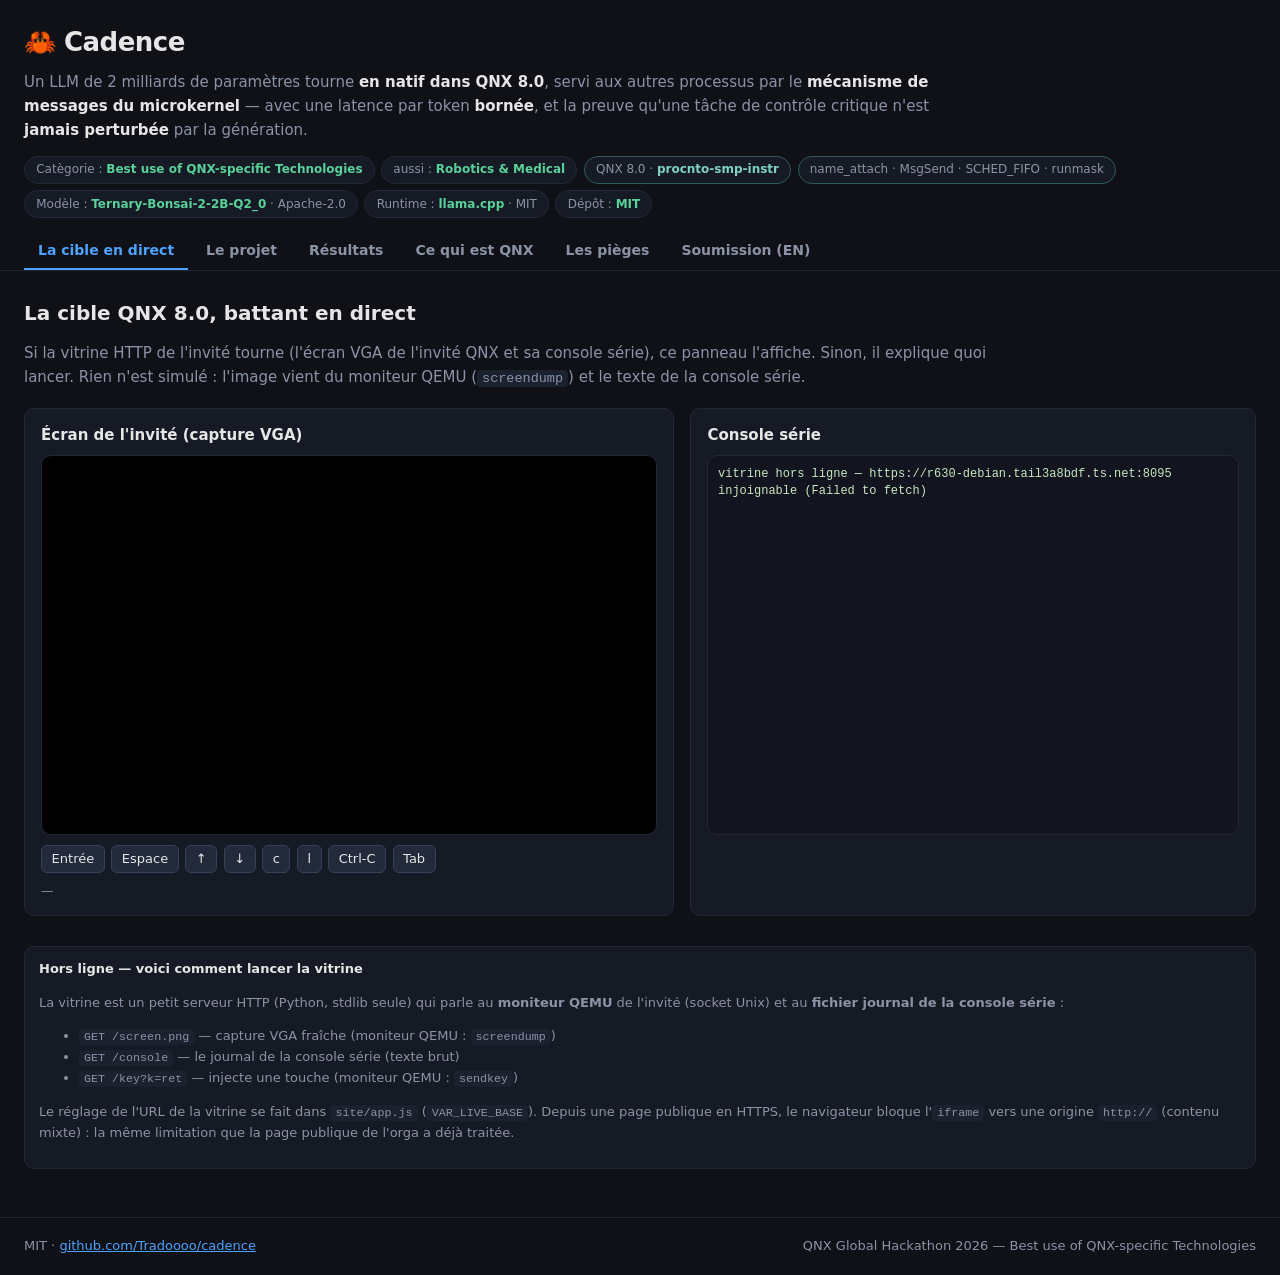
<file: site/index.html>
<!DOCTYPE html>
<!-- Cadence — site de démonstration et dossier de preuves (QNX Global Hackathon 2026). -->
<!-- Aucune dépendance externe : pas de CDN, pas de framework, pas de webfont. -->
<html lang="fr">
<head>
<meta charset="utf-8">
<meta name="viewport" content="width=device-width, initial-scale=1">
<title>Cadence — un LLM natif sur QNX 8.0, latence bornée et prouvée</title>
<meta name="description" content="Ternary-Bonsai-2-2B tournant en natif dans QNX 8.0, servi aux autres processus par le mécanisme de messages du microkernel, avec une latence par token bornée et la preuve qu'une tâche de contrôle critique n'est jamais perturbée.">
<link rel="stylesheet" href="style.css">
</head>
<body>
<header>
  <div class="brand">
    <h1>🦀 Cadence</h1>
    <p class="tagline">Un LLM de 2 milliards de paramètres tourne <b>en natif dans QNX 8.0</b>, servi aux
    autres processus par le <b>mécanisme de messages du microkernel</b> — avec une latence par token
    <b>bornée</b>, et la preuve qu'une tâche de contrôle critique n'est <b>jamais perturbée</b> par la génération.</p>
  </div>
  <div class="badges">
    <span class="badge">Cat&egrave;gorie&nbsp;: <b>Best use of QNX-specific Technologies</b></span>
    <span class="badge">aussi&nbsp;: <b>Robotics &amp; Medical</b></span>
    <span class="badge qnx">QNX&nbsp;8.0 &middot; <b>procnto-smp-instr</b></span>
    <span class="badge qnx">name_attach &middot; MsgSend &middot; SCHED_FIFO &middot; runmask</span>
    <span class="badge">Mod&egrave;le&nbsp;: <b>Ternary-Bonsai-2-2B-Q2_0</b> &middot; Apache-2.0</span>
    <span class="badge">Runtime&nbsp;: <b>llama.cpp</b> &middot; MIT</span>
    <span class="badge">D&eacute;p&ocirc;t&nbsp;: <b>MIT</b></span>
  </div>
  <div class="head-row">
    <nav id="nav">
      <button data-tab="live" class="active">La cible en direct</button>
      <button data-tab="projet">Le projet</button>
      <button data-tab="resultats">R&eacute;sultats</button>
      <button data-tab="qnx">Ce qui est QNX</button>
      <button data-tab="pieges">Les pi&egrave;ges</button>
      <button data-tab="soumission">Soumission (EN)</button>
    </nav>
  </div>
</header>

<main>

<!-- ══════════════════ LIVE ══════════════════ -->
<section id="live" class="tab active">
  <h2>La cible QNX 8.0, battant en direct</h2>
  <p class="lead">Si la vitrine HTTP de l'invit&eacute; tourne (l'&eacute;cran VGA de l'invit&eacute; QNX
  et sa console s&eacute;rie), ce panneau l'affiche. Sinon, il explique quoi lancer.
  Rien n'est simul&eacute;&nbsp;: l'image vient du moniteur QEMU (<code>screendump</code>) et le texte de
  la console s&eacute;rie.</p>
  <div class="live-grid">
    <div class="panel">
      <h3>&Eacute;cran de l'invit&eacute; (capture VGA)</h3>
      <iframe id="liveScreen" class="live-frame" title="&Eacute;cran de l'invit&eacute; QNX 8.0"
              src="about:blank"></iframe>
      <div class="live-btns" id="liveKeys">
        <button data-k="ret">Entr&eacute;e</button>
        <button data-k="spc">Espace</button>
        <button data-k="up">&uarr;</button>
        <button data-k="down">&darr;</button>
        <button data-k="c">c</button>
        <button data-k="l">l</button>
        <button data-k="cr">Ctrl-C</button>
        <button data-k="tab">Tab</button>
      </div>
      <p class="hint" id="liveAge">&mdash;</p>
    </div>
    <div class="panel">
      <h3>Console s&eacute;rie</h3>
      <pre class="live-console" id="liveConsole">connexion&hellip;</pre>
    </div>
  </div>
  <div class="note" id="liveNote">
    <h4>Hors ligne &mdash; voici comment lancer la vitrine</h4>
    <p>La vitrine est un petit serveur HTTP (Python, stdlib seule) qui parle au
    <b>moniteur QEMU</b> de l'invit&eacute; (socket Unix) et au <b>fichier journal de la console
    s&eacute;rie</b>&nbsp;:</p>
    <ul>
      <li><code>GET /screen.png</code> &mdash; capture VGA fra&icirc;che (moniteur QEMU&nbsp;: <code>screendump</code>)</li>
      <li><code>GET /console</code> &mdash; le journal de la console s&eacute;rie (texte brut)</li>
      <li><code>GET /key?k=ret</code> &mdash; injecte une touche (moniteur QEMU&nbsp;: <code>sendkey</code>)</li>
    </ul>
    <p>Le r&eacute;glage de l'URL de la vitrine se fait dans <code>site/app.js</code>
    (<code>VAR_LIVE_BASE</code>). Depuis une page publique en HTTPS, le navigateur bloque
    l'<code>iframe</code> vers une origine <code>http://</code> (contenu mixte)&nbsp;: la m&ecirc;me
    limitation que la page publique de l'orga a d&eacute;j&agrave; trait&eacute;e.</p>
  </div>
</section>

<!-- ══════════════════ PROJET ══════════════════ -->
<section id="projet" class="tab">
  <h2>Le projet</h2>
  <p class="pitch">&laquo;&nbsp;Sur un OS temps r&eacute;el, l'IA ne doit pas &ecirc;tre un chat qui rame&nbsp;: c'est
  un composant qui a un d&eacute;lai. Cadence est un service natif&nbsp;; son thread d'inf&eacute;rence est
  en <code>SCHED_FIFO</code> bas et &eacute;pingl&eacute; sur des c&oelig;urs d&eacute;di&eacute;s&nbsp;; une t&acirc;che de
  contr&ocirc;le critique tourne en <code>SCHED_FIFO</code> 63 sur les autres&nbsp;; et la trace du noyau
  prouve que la g&eacute;n&eacute;ration ne la perturbe jamais.&nbsp;&raquo;</p>

  <div class="stats">
    <div class="stat"><b>25,0</b><span>tokens/s max &mdash; mod&egrave;le ternaire (poste charg&eacute;)</span></div>
    <div class="stat"><b>40 ms</b><span>par token au mieux</span></div>
    <div class="stat"><b>731 Mo</b><span>RAM r&eacute;sidente &mdash; contre 1,9 Go en Q4_K_M</span></div>
    <div class="stat"><b>8.0</b><span>noyau QNX r&eacute;el (QEMU/KVM)</span></div>
    <div class="stat"><b>0</b><span>prise de socket dans le chemin chaud</span></div>
  </div>

  <div class="panel">
    <h3>Architecture</h3>
<pre class="arch">
   ┌─────────────────────── QNX 8.0 (procnto-smp-instr) ───────────────────────┐
   │                                                                          │
   │  processus client ── name_open("cadence-llm") ─┐                            │
   │  (n'importe quel processus QNX)             │                            │
   │                                              ▼                            │
   │   ┌────────── cadenced (service natif, name_attach) ───────────┐  │
   │   │  thread serveur : MsgReceive → dispatch → MsgReply   (soutenu)     │  │
   │   │        │ signal                                                   │  │
   │   │        ▼                                                          │  │
   │   │  thread d'inférence : SCHED_FIFO bas (≈10)                        │  │
   │   │  ThreadCtl(_NTO_TCTL_RUNMASK) → cœurs « llm » uniquement          │  │
   │   │  llama.cpp + ggml, Bonsai-2B Q2_0, contexte 4096                   │  │
   │   └────────────────────────────────────────────────────────────────────┘  │
   │                                                                          │
   │   ┌── tâche de contrôle critique ──────────────────────────────┐         │
   │   │ SCHED_FIFO 63+, épinglée sur les cœurs « ctrl » (disjoints) │         │
   │   │ période fixe, échéance dure — ce qui ne doit JAMAIS bouger   │         │
   │   └────────────────────────────────────────────────────────────┘         │
   │                                                                          │
   │   tracelogger (anneau dans /dev/shmem) ──► trace.kev ──► traceprinter     │
   └──────────────────────────────────────────────────────────────────────────┘
</pre>
  </div>

  <div class="two">
    <div class="panel">
      <h3>Trois processus, trois r&ocirc;les</h3>
      <ul>
        <li><b><code>cadenced</code></b> &mdash; poss&egrave;de le mod&egrave;le, publie le nom <code>cadence-llm</code>
        dans l'espace de noms du microkernel, et pousse un message par token.</li>
        <li><b><code>cadence-cli</code></b> &mdash; n'importe quel processus QNX&nbsp;: <code>name_open("cadence-llm")</code>
        puis <code>MsgSend()</code>. Il ne touche jamais le mod&egrave;le, ne partage aucun &eacute;tat.</li>
        <li><b><code>cadence-ctrl</code></b> <span class="tag">en cours</span> &mdash; la t&acirc;che de contr&ocirc;le critique&nbsp;: p&eacute;riode
        fixe, &eacute;ch&eacute;ance dure, <code>SCHED_FIFO</code> 63, c&oelig;urs d&eacute;di&eacute;s. Elle ignore
        l'existence du LLM &mdash; c'est tout l'int&eacute;r&ecirc;t.</li>
      </ul>
    </div>
    <div class="panel">
      <h3>Le contrat, pas la promesse</h3>
      <ul>
        <li><b>Service natif</b> &mdash; <code>name_attach()</code> / <code>MsgSend()</code>, pas un socket.</li>
        <li><b>Latence born&eacute;e</b> &mdash; contexte fixe, budget de tokens, distribution publi&eacute;e
        (p50/p90/p99 <b>et</b> le maximum), pas une moyenne.</li>
        <li><b>Aucune perturbation</b> &mdash; mesur&eacute;e&nbsp;: la t&acirc;che de contr&ocirc;le &agrave; vide et
        pendant la g&eacute;n&eacute;ration, puis compar&eacute;e&nbsp;; la trace noyau en t&eacute;moigne.</li>
        <li><b>Hors ligne</b> &mdash; aucun d&eacute;pendance r&eacute;seau&nbsp;; le mod&egrave;le est un fichier.</li>
      </ul>
    </div>
  </div>

  <div class="panel">
    <h3>Le probl&egrave;me, sans complaisance</h3>
    <p>Un LLM &laquo;&nbsp;local&nbsp;&raquo; sur un RTOS n'est pas un exercice de style&nbsp;: c'est un contrat.
    Sur un OS g&eacute;n&eacute;raliste, les r&eacute;ponses habituelles ne tiennent pas la route&nbsp;:
    <i>un conteneur</i> partage l'ordonnanceur et le cache&nbsp;; <i>baisser la priorit&eacute;</i> n'est pas
    une garantie&nbsp;; <i>mesurer une moyenne</i> ne dit rien de la queue de distribution&nbsp;&mdash;
    et c'est la queue qui fait sauter une &eacute;ch&eacute;ance.</p>
    <p>Cadence tient l'&eacute;ch&eacute;ance avec trois m&eacute;canismes QNX, et le d&eacute;montre&nbsp;:
    <b>priorit&eacute;</b> (le contr&ocirc;le pr&eacute;empte la g&eacute;n&eacute;ration aussit&ocirc;t) et
    <b>affinit&eacute;</b> (la g&eacute;n&eacute;ration ne peut pas migrer sur le c&oelig;ur du contr&ocirc;le) ne
    suffisent pas seuls&nbsp;; il faut les deux.</p>
  </div>
</section>

<!-- ══════════════════ RÉSULTATS ══════════════════ -->
<section id="resultats" class="tab">
  <h2>R&eacute;sultats</h2>
  <p class="lead">Chaque chiffre porte ses conditions de mesure. Les valeurs qui exigent
  l'invit&eacute; QNX sont marqu&eacute;es <b>TODO(QNX)</b> et ne sont pas estim&eacute;es.</p>

  <div class="panel">
    <h3>Plateforme de r&eacute;f&eacute;rence (h&ocirc;te)</h3>
    <p class="hint">i5-11600K (AVX2) &middot; llama.cpp <code>fe14cad</code> &middot; contexte 4096 &middot;
    4 threads &middot; CPU seul &middot; <b>poste charg&eacute; (load 20&ndash;32)</b> &mdash; donc des chiffres
    <b>pessimistes</b>. Les deux mod&egrave;les de contr&ocirc;le ont &eacute;t&eacute; mesur&eacute;s dans la m&ecirc;me
    session, sous la m&ecirc;me charge.</p>
  </div>

  <table class="feat">
    <thead><tr><th>Mod&egrave;le</th><th>Quantification</th><th>G&eacute;n&eacute;ration</th><th>Par token</th>
    <th>Prompt</th><th>RAM r&eacute;sidente</th></tr></thead>
    <tbody>
      <tr><td><b>Ternary-Bonsai-2-2B</b></td><td>Q2_0 (ternaire, 2 bits)</td>
        <td class="num hi">25,0 t/s max &middot; 23,8 t/s p90</td><td class="num hi">40 ms</td>
        <td class="num">46 t/s</td><td class="num hi">731 Mo</td></tr>
      <tr><td>LFM3-1.7B <span class="tag">contr&ocirc;le</span></td><td>Q4_K_M</td>
        <td class="num">13,4 t/s</td><td class="num">&mdash;</td><td class="num">&mdash;</td><td class="num">1,9 Go</td></tr>
      <tr><td>Qwen2.5-1.5B <span class="tag">contr&ocirc;le</span></td><td>Q4_K_M</td>
        <td class="num">21,0 t/s</td><td class="num">&mdash;</td><td class="num">&mdash;</td><td class="num">1,9 Go</td></tr>
    </tbody>
  </table>
  <p class="hint">Le mod&egrave;le ternaire n'est pas le plus rapide&nbsp;; Qwen2.5-1.5B l'est en t/s. Ce qu'il
  gagne, c'est la <b>m&eacute;moire</b>&nbsp;: 731 Mo contre 1,9 Go pour les deux contr&ocirc;les, soit
  <b>&times;2,6</b>. Sur une cible QNX &agrave; la m&eacute;moire contrainte, c'est le crit&egrave;re d&eacute;cisif.</p>

  <div class="panel" style="margin-top:16px">
    <h3>Sur l'invit&eacute; QNX 8.0</h3>
    <table class="feat">
      <thead><tr><th>Mesure</th><th>Valeur</th><th>Comment</th></tr></thead>
      <tbody>
        <tr><td>Le port llama.cpp compile pour <code>qnx8.0</code> (x86_64)</td><td class="hi">fait</td><td><code>qcc -V gcc_ntox86_64</code></td></tr>
        <tr><td>L'invit&eacute; QNX 8.0 d&eacute;marre sous QEMU/KVM</td><td class="hi">fait</td><td>voir <code>docs/PITFALLS.md</code></td></tr>
        <tr><td>Le service publie <code>/dev/name/local/cadence</code></td><td class="todo">TODO(QNX)</td><td>aller-retour <code>name_attach</code>/<code>name_open</code></td></tr>
        <tr><td>Latence par token sur cible (p50 / p90 / p99)</td><td class="todo">TODO(QNX)</td><td><code>clock_gettime_ns(CLOCK_MONOTONIC)</code></td></tr>
        <tr><td>Latence par token <b>born&eacute;e</b> (max sur N tokens)</td><td class="todo">TODO(QNX)</td><td>le chiffre qui compte</td></tr>
        <tr><td>Manquements d'&eacute;ch&eacute;ance du contr&ocirc;le, &agrave; vide / en g&eacute;n&eacute;ration</td><td class="todo">TODO(QNX)</td><td>la preuve d'isolation</td></tr>
        <tr><td>Capture <code>tracelogger</code> d'une g&eacute;n&eacute;ration</td><td class="todo">TODO(QNX)</td><td>artefact brut <code>.kev</code></td></tr>
        <tr><td>RAM r&eacute;sidente sur cible</td><td class="todo">TODO(QNX)</td><td><code>pidin</code></td></tr>
      </tbody>
    </table>
    <p class="hint">Sous &eacute;mulateur, les dur&eacute;es absolues de la trace sont dilat&eacute;es&nbsp;: l'ordre
    des &eacute;v&eacute;nements est solide, les dur&eacute;es ne sont pas au niveau du silicium. Nous le disons
    plut&ocirc;t que de pr&eacute;senter des chronom&eacute;tres d'&eacute;mulateur comme du mat&eacute;riel.</p>
    <p class="hint">&rarr; <a href="report/">Le rapport de latence complet</a> &mdash; conditions de mesure,
    m&eacute;thode, distribution, et la liste exacte de ce qui reste &agrave; mesurer.</p>
  </div>

  <div class="panel">
    <h3>Le r&eacute;sultat fonctionnel</h3>
<pre class="out">&gt; Explique en deux phrases ce qu'est un OS temps reel. Reponds en francais.
Un OS temps r&eacute;el est un syst&egrave;me d'exploitation capable de fonctionner avec une
synchronisation pr&eacute;cise des t&acirc;ches.
</pre>
    <div class="note warn">
      <h4>Le&ccedil;on apprise &mdash; d&eacute;sactiver le raisonnement</h4>
      <p>Les mod&egrave;les &laquo;&nbsp;raisonnement&nbsp;&raquo; (ligne LFM3, thermom&egrave;tres de raisonnement
      Qwen3) &eacute;crivent une <b>trace de pens&eacute;e</b> avant la r&eacute;ponse. Avec un budget de tokens
      born&eacute;, la trace consomme tout le budget et <b>aucune r&eacute;ponse finale n'appara&icirc;t</b>.
      Il faut d&eacute;sactiver explicitement le raisonnement&nbsp;(<code>enable_thinking=false</code>).
      C'est une propri&eacute;t&eacute; du <b>mod&egrave;le</b>, pas de QNX&nbsp;&mdash; mais en d&eacute;mo, cela
      ressemble exactement &agrave; un port cass&eacute;.</p>
    </div>
  </div>
</section>

<!-- ══════════════════ QNX ══════════════════ -->
<section id="qnx" class="tab">
  <h2>Ce qui est sp&eacute;cifiquement QNX</h2>
  <p class="lead">C'est la section que lit le prix &laquo;&nbsp;Best use of QNX-specific Technologies&nbsp;&raquo;.
  Elle est explicite, et elle assume une d&eacute;couverte d&eacute;rangeante.</p>

  <div class="panel">
    <table class="feat">
      <thead><tr><th>#</th><th>M&eacute;canisme QNX</th><th>Ce qu'il apporte</th></tr></thead>
      <tbody>
        <tr><td class="num">1</td><td><b><code>name_attach()</code> / <code>name_open()</code></b> +
          <code>MsgSend</code>/<code>MsgReply</code></td>
          <td>Le service est un citoyen QNX de premier rang&nbsp;: atteignable depuis n'importe quel processus,
          par le m&eacute;canisme m&ecirc;me que QNX utilise pour ses propres gestionnaires de ressources.
          Pas de socket, pas de pile r&eacute;seau dans le chemin chaud.</td></tr>
        <tr><td class="num">2</td><td><b><code>SCHED_FIFO</code></b> + <code>pthread_setschedparam()</code></td>
          <td>256 niveaux de priorit&eacute;&nbsp;; la t&acirc;che de contr&ocirc;le est au-dessus du thread
          d'inf&eacute;rence, qui est pr&eacute;empt&eacute; d&egrave;s qu'il devient pr&ecirc;t. <code>SCHED_FIFO</code>
          n'a <b>pas de tranche de temps</b>&nbsp;: jamais de perturbation p&eacute;riodique visible de
          l'ordonnanceur.</td></tr>
        <tr><td class="num">3</td><td><b><code>ThreadCtl(_NTO_TCTL_RUNMASK)</code></b> + clusters
          <code>startup -c</code></td>
          <td>L'inf&eacute;rence est confin&eacute;e &agrave; un cluster de c&oelig;urs qui exclut ceux du contr&ocirc;le.
          Sans le cluster d&eacute;fini au boot, l'appel &eacute;choue en <code>EINVAL</code>.</td></tr>
        <tr><td class="num">4</td><td><b><code>tracelogger</code> / <code>traceprinter</code></b></td>
          <td>Le t&eacute;moin&nbsp;: c'est la trace du noyau, pas notre opinion sur ce qui s'est pass&eacute;.</td></tr>
        <tr><td class="num">5</td><td><b>Partitionnement adaptatif (APS)</b> &mdash; et son absence</td>
          <td><b>APS a &eacute;t&eacute; retir&eacute; de <code>procnto</code> en QNX 8.0.</b> Nous prouvons donc la
          m&ecirc;me propri&eacute;t&eacute; avec ce que 8.0 livre r&eacute;ellement&nbsp;: priorit&eacute;, affinit&eacute;,
          trace noyau.</td></tr>
      </tbody>
    </table>
  </div>

  <div class="panel">
    <h3>APS&nbsp;: v&eacute;rifi&eacute; sur le SDP 8.0, et dit franchement</h3>
    <p>QNX donnait aux syst&egrave;mes certifi&eacute;s un ordonnanceur &agrave; partitions avec budgets CPU et un
    &eacute;v&eacute;nement de faillite. Sur <b>QNX 8.0, ce n'est plus l&agrave;</b>&nbsp;:</p>
<pre class="out">$ strings $QNX_TARGET/x86_64/boot/sys/procnto-smp-instr | grep 'APS is no longer supported'
APS is no longer supported
</pre>
    <p>Les en-t&ecirc;tes en gardent la vestige&nbsp;: <code>SCHED_EXT_APS</code> est toujours d&eacute;fini dans
    <code>&lt;sched.h&gt;</code>, et <code>struct script_extsched_aps</code> existe toujours dans
    <code>&lt;sys/image.h&gt;</code>. Mais le noyau refuse la fonction. &Eacute;crire &laquo;&nbsp;nous utilisons
    APS&nbsp;&raquo; aurait &eacute;t&eacute; le point le plus facile de ce README, et il aurait &eacute;t&eacute; faux.</p>
    <p>Ce que nous faisons &agrave; la place&nbsp;:</p>
    <ul>
      <li><b>s&eacute;paration des priorit&eacute;s</b> &mdash; le contr&ocirc;le pr&eacute;empte la g&eacute;n&eacute;ration&nbsp;;</li>
      <li><b>confinement par affinit&eacute;</b> &mdash; la g&eacute;n&eacute;ration ne peut pas migrer sur le
      c&oelig;ur du contr&ocirc;le&nbsp;;</li>
      <li><b>preuve par la trace noyau</b> &mdash; le t&eacute;moignage de l'isolation.</li>
    </ul>
    <p class="hint">Les deux m&eacute;canismes sont orthogonaux et les deux sont n&eacute;cessaires&nbsp;:
    l'affinit&eacute; seule laisse une fen&ecirc;tre (d&eacute;lai de pr&eacute;emption sur un c&oelig;ur partag&eacute;),
    la priorit&eacute; seule en laisse une autre (migration vers le mauvais c&oelig;ur).</p>
  </div>
</section>

<!-- ══════════════════ PIÈGES ══════════════════ -->
<section id="pieges" class="tab">
  <h2>Les pi&egrave;ges pay&eacute;s</h2>
  <p class="lead">La partie la plus r&eacute;utilisable du projet&nbsp;: chaque pi&egrave;ge QNX 8.0 que nous
  avons rencontr&eacute;, avec le sympt&ocirc;me, la cause et le correctif. D&eacute;tail&nbsp;:
  <a href="https://github.com/Tradoooo/cadence/blob/main/docs/PITFALLS.md">docs/PITFALLS.md</a>.</p>
  <div class="two">
    <div class="panel">
      <h3>Au boot</h3>
      <ul>
        <li><b><code>/dev/urandom</code> n'existe pas</b> &mdash; <code>devb-urandom</code> a disparu en 8.0&nbsp;;
        le service s'appelle <code>random</code> et exige <code>slogger2</code> d'abord. Sans lui,
        <code>std::random_device</code> (utilis&eacute; par llama.cpp) &eacute;choue au chargement.</li>
        <li><b>Pas de coreutils</b> &mdash; <code>cat</code>, <code>ls</code>, <code>grep</code> sont des applets
        <code>toybox</code>&nbsp;; il faut les lier explicitement dans le buildfile.</li>
        <li><b>L'IFS se d&eacute;marre par <code>-kernel</code></b>, pas depuis un disque&nbsp;; sinon le
        chargeur de boot s'arr&ecirc;te.</li>
        <li><b><code>mkifs</code> prend la sortie en positionnel</b> &mdash; <code>-o</code> est le r&eacute;pertoire
        des artefacts <code>.sym</code>.</li>
        <li><b><code>io-blk.so</code> / <code>fs-qnx6.so</code> dans <code>lib/dll</code></b> &mdash; mais
        <code>libz.so.2</code> est dans <code>usr/lib</code>, pas <code>lib</code>. Sans les modules, procnto ne
        monte rien.</li>
        <li><b><code>/var</code> est un lien mort</b> sans disque&nbsp;: &eacute;crire dans <code>/dev/shmem</code>.</li>
      </ul>
    </div>
    <div class="panel">
      <h3>Au code et aux mod&egrave;les</h3>
      <ul>
        <li><b>Le <code>[+script]</code> de l'IFS n'est pas un shell</b> &mdash; pas de pipes, pas de
        redirections, <code>$!</code> non fiable&nbsp;; passer par <code>on -d -t /dev/ser1 ksh -c /proc/boot/x.sh</code>.</li>
        <li><b>HAM a disparu</b> du SDP 8.0&nbsp;; <code>pidin dead</code> aussi&nbsp;; <code>libmq</code> non plus.</li>
        <li><b>Le contexte par d&eacute;faut d'un GGUF est 262 144 tokens</b> &mdash; la RAM explose&nbsp;;
        forcer <code>-c 4096</code>.</li>
        <li><b>D&eacute;sactiver le raisonnement</b> des mod&egrave;les LFM3 / Qwen3, sinon aucune r&eacute;ponse
        finale n'appara&icirc;t dans le budget.</li>
        <li><b>Le noyau 8.0 est sans tick</b> &mdash; <code>CLOCK_MONOTONIC</code> est &agrave; la granularit&eacute;
        mat&eacute;rielle&nbsp;; <code>rcvid_t</code> est pass&eacute; &agrave; 64 bits.</li>
        <li><b>Le runmask doit correspondre &agrave; un cluster</b> d&eacute;fini au boot&nbsp;;
        sinon <code>EINVAL</code>.</li>
      </ul>
    </div>
  </div>
</section>

<!-- ══════════════════ SOUMISSION ══════════════════ -->
<section id="soumission" class="tab">
  <h2>Soumission &mdash; dossier Devpost (English)</h2>
  <div class="subcard">
    <h2>Cadence</h2>
    <p class="tagline">A 2-billion-parameter LLM running natively on QNX 8.0, served to other processes through
    the microkernel's message-passing mechanism, with a bounded and proven per-token latency.</p>
    <p><b>The gap.</b> "Local LLM on an RTOS" is not a property, it is a contract. On a general-purpose OS the
    usual answers &mdash; a container, a lower priority, an average &mdash; bound nothing. The interesting
    question is what the model does to the task that actually matters.</p>
    <p><b>The contribution.</b> Cadence runs the model as a native QNX service (<code>name_attach</code> +
    <code>MsgSend</code>), confines inference to dedicated cores at a low <code>SCHED_FIFO</code> priority
    (<code>ThreadCtl(_NTO_TCTL_RUNMASK)</code> over boot-time clusters), and <b>proves</b> that a critical control
    task running at priority 63 on other cores is never perturbed &mdash; by comparing its deadline lateness with
    and without generation, and by reading the kernel's own <code>tracelogger</code> trace.</p>
    <p><b>The honesty.</b> We checked the QNX 8.0 SDP: <b>adaptive partitioning has been withdrawn from
    <code>procnto</code></b> (<code>"APS is no longer supported"</code> is literally in the binary). We prove the
    same property with what 8.0 actually ships, and we say so on the front page.</p>
    <p><b>The numbers.</b> Ternary 2-bit weights: <b>731 MiB resident</b> against <b>1.9 GiB</b> for two Q4_K_M
    control models measured in the same session &mdash; 2.6&times; less memory &mdash; at 25.0 tok/s
    (p90 23.8) on a <b>loaded</b> workstation. Pessimistic on purpose.</p>
  </div>
  <div class="panel">
    <h3>Links</h3>
    <ul class="links">
      <li>Repository: <a href="https://github.com/Tradoooo/cadence">https://github.com/Tradoooo/cadence</a></li>
      <li>Architecture: <a href="https://github.com/Tradoooo/cadence/blob/main/docs/ARCHITECTURE.md">docs/ARCHITECTURE.md</a></li>
      <li>QNX specifics (every API verified against SDP 8.0): <a href="https://github.com/Tradoooo/cadence/blob/main/docs/QNX-SPECIFICS.md">docs/QNX-SPECIFICS.md</a></li>
      <li>The pitfalls: <a href="https://github.com/Tradoooo/cadence/blob/main/docs/PITFALLS.md">docs/PITFALLS.md</a></li>
      <li>Codelab (zero to a French answer in the guest): <a href="https://github.com/Tradoooo/cadence/blob/main/docs/CODELAB.md">docs/CODELAB.md</a></li>
      <li>Latency report: <a href="report/">report/</a> (in this site) &middot;
        <a href="https://github.com/Tradoooo/cadence/blob/main/docs/RESULTS.md">docs/RESULTS.md</a> (in the repo)</li>
      <li>Devpost text + 3-minute video script: <a href="https://github.com/Tradoooo/cadence/blob/main/docs/SUBMISSION.md">docs/SUBMISSION.md</a></li>
    </ul>
  </div>
  <p class="hint">Category: <b>Best use of QNX-specific Technologies</b> &middot; also <b>Robotics &amp; Medical</b>
  &middot; QNX Global Hackathon 2026 &middot; repository under MIT &middot; model weights Apache-2.0
  (not redistributed) &middot; llama.cpp MIT.</p>
</section>

</main>

<footer>
  <span>MIT &middot; <a href="https://github.com/Tradoooo/cadence">github.com/Tradoooo/cadence</a></span>
  <span>QNX Global Hackathon 2026 &mdash; Best use of QNX-specific Technologies</span>
</footer>

<script src="app.js"></script>
</body>
</html>
</file>
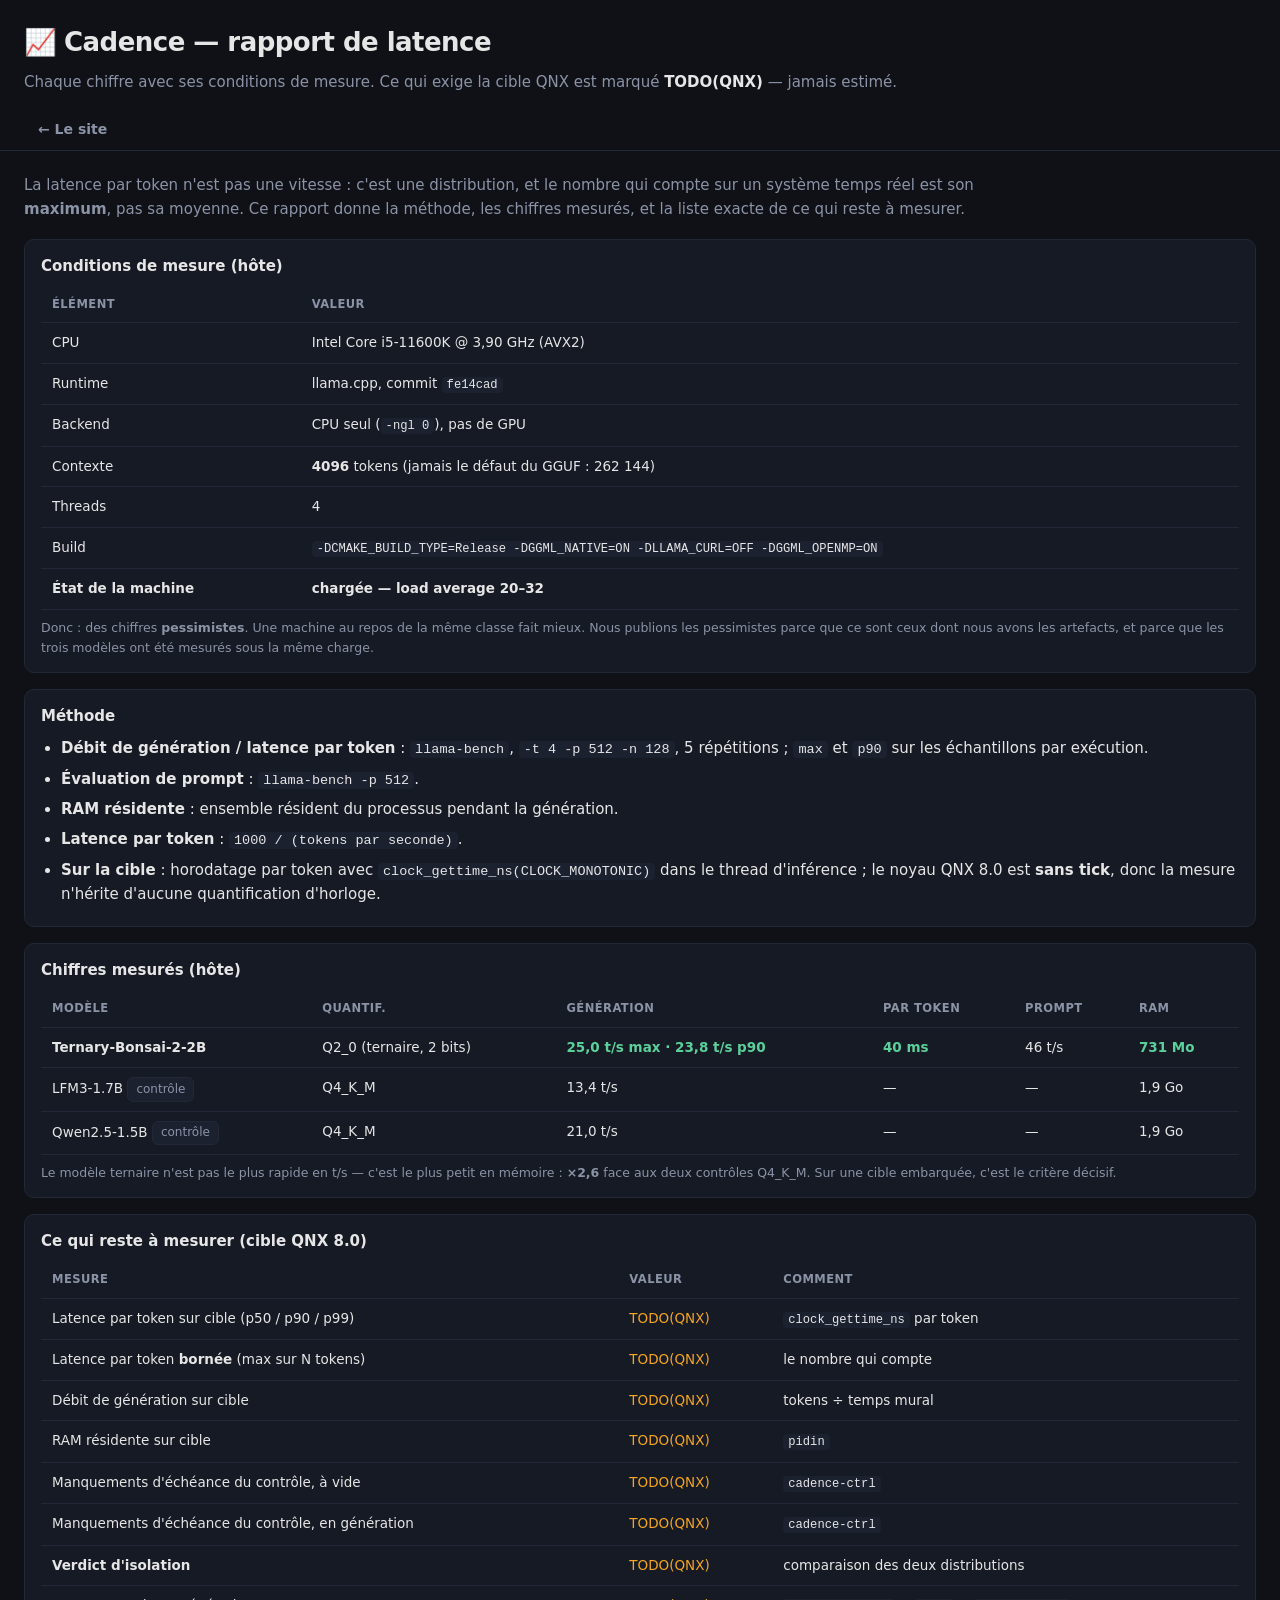
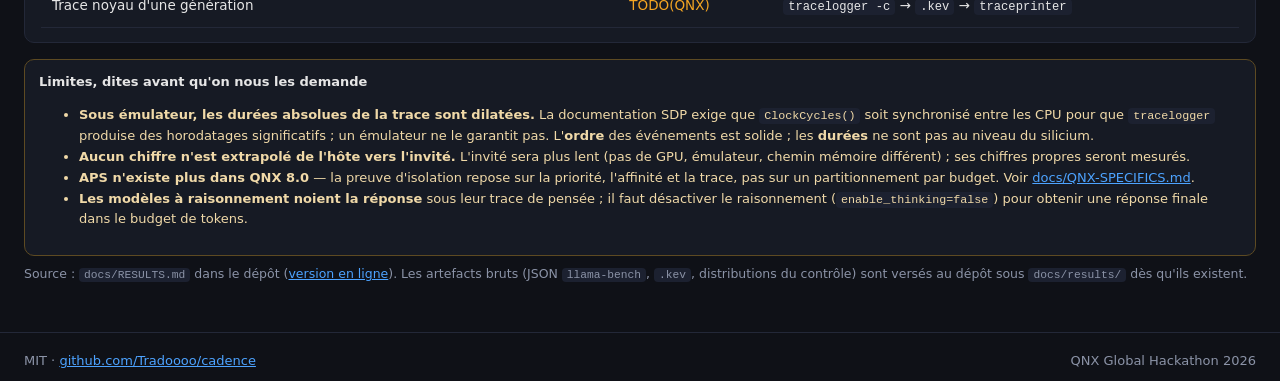
<file: site/report/index.html>
<!DOCTYPE html>
<!-- Cadence — rapport de latence. Page autonome : elle embarque les chiffres mesurés
     et leur méthode, sans dépendance externe. Générée à la main depuis docs/RESULTS.md ;
     si les deux divergent, c'est docs/RESULTS.md qui fait foi (et il faut corriger ici). -->
<html lang="fr">
<head>
<meta charset="utf-8">
<meta name="viewport" content="width=device-width, initial-scale=1">
<title>Cadence — rapport de latence</title>
<meta name="description" content="Latence par token mesurée : conditions, méthode, distribution, et ce qui reste à compléter sur la cible QNX 8.0.">
<link rel="stylesheet" href="../style.css">
</head>
<body>
<header>
  <div class="brand">
    <h1>📈 Cadence — rapport de latence</h1>
    <p class="tagline">Chaque chiffre avec ses conditions de mesure. Ce qui exige la cible QNX est
    marqué <b>TODO(QNX)</b> — jamais estimé.</p>
  </div>
  <div class="head-row">
    <nav>
      <a href="../index.html">← Le site</a>
    </nav>
  </div>
</header>

<main>
<section>
  <p class="lead">La latence par token n'est pas une vitesse&nbsp;: c'est une distribution, et le
  nombre qui compte sur un système temps réel est son <b>maximum</b>, pas sa moyenne. Ce rapport
  donne la méthode, les chiffres mesurés, et la liste exacte de ce qui reste à mesurer.</p>

  <div class="panel">
    <h3>Conditions de mesure (hôte)</h3>
    <table class="feat">
      <thead><tr><th>Élément</th><th>Valeur</th></tr></thead>
      <tbody>
        <tr><td>CPU</td><td>Intel Core i5-11600K @ 3,90 GHz (AVX2)</td></tr>
        <tr><td>Runtime</td><td>llama.cpp, commit <code>fe14cad</code></td></tr>
        <tr><td>Backend</td><td>CPU seul (<code>-ngl 0</code>), pas de GPU</td></tr>
        <tr><td>Contexte</td><td><b>4096</b> tokens (jamais le défaut du GGUF&nbsp;: 262 144)</td></tr>
        <tr><td>Threads</td><td>4</td></tr>
        <tr><td>Build</td><td><code>-DCMAKE_BUILD_TYPE=Release -DGGML_NATIVE=ON -DLLAMA_CURL=OFF -DGGML_OPENMP=ON</code></td></tr>
        <tr><td><b>État de la machine</b></td><td><b>chargée — load average 20–32</b></td></tr>
      </tbody>
    </table>
    <p class="hint">Donc&nbsp;: des chiffres <b>pessimistes</b>. Une machine au repos de la même classe
    fait mieux. Nous publions les pessimistes parce que ce sont ceux dont nous avons les artefacts,
    et parce que les trois modèles ont été mesurés sous la même charge.</p>
  </div>

  <div class="panel">
    <h3>Méthode</h3>
    <ul>
      <li><b>Débit de génération / latence par token</b>&nbsp;: <code>llama-bench</code>,
      <code>-t 4 -p 512 -n 128</code>, 5 répétitions&nbsp;; <code>max</code> et <code>p90</code> sur les
      échantillons par exécution.</li>
      <li><b>Évaluation de prompt</b>&nbsp;: <code>llama-bench -p 512</code>.</li>
      <li><b>RAM résidente</b>&nbsp;: ensemble résident du processus pendant la génération.</li>
      <li><b>Latence par token</b>&nbsp;: <code>1000 / (tokens par seconde)</code>.</li>
      <li><b>Sur la cible</b>&nbsp;: horodatage par token avec
      <code>clock_gettime_ns(CLOCK_MONOTONIC)</code> dans le thread d'inférence&nbsp;; le noyau QNX 8.0
      est <b>sans tick</b>, donc la mesure n'hérite d'aucune quantification d'horloge.</li>
    </ul>
  </div>

  <div class="panel">
    <h3>Chiffres mesurés (hôte)</h3>
    <table class="feat">
      <thead><tr><th>Modèle</th><th>Quantif.</th><th>Génération</th><th>Par token</th><th>Prompt</th><th>RAM</th></tr></thead>
      <tbody>
        <tr><td><b>Ternary-Bonsai-2-2B</b></td><td>Q2_0 (ternaire, 2 bits)</td>
          <td class="num hi">25,0 t/s max · 23,8 t/s p90</td><td class="num hi">40 ms</td>
          <td class="num">46 t/s</td><td class="num hi">731 Mo</td></tr>
        <tr><td>LFM3-1.7B <span class="tag">contrôle</span></td><td>Q4_K_M</td>
          <td class="num">13,4 t/s</td><td class="num">—</td><td class="num">—</td><td class="num">1,9 Go</td></tr>
        <tr><td>Qwen2.5-1.5B <span class="tag">contrôle</span></td><td>Q4_K_M</td>
          <td class="num">21,0 t/s</td><td class="num">—</td><td class="num">—</td><td class="num">1,9 Go</td></tr>
      </tbody>
    </table>
    <p class="hint">Le modèle ternaire n'est pas le plus rapide en t/s — c'est le plus petit en
    mémoire&nbsp;: <b>×2,6</b> face aux deux contrôles Q4_K_M. Sur une cible embarquée, c'est le
    critère décisif.</p>
  </div>

  <div class="panel">
    <h3>Ce qui reste à mesurer (cible QNX 8.0)</h3>
    <table class="feat">
      <thead><tr><th>Mesure</th><th>Valeur</th><th>Comment</th></tr></thead>
      <tbody>
        <tr><td>Latence par token sur cible (p50 / p90 / p99)</td><td class="todo">TODO(QNX)</td><td><code>clock_gettime_ns</code> par token</td></tr>
        <tr><td>Latence par token <b>bornée</b> (max sur N tokens)</td><td class="todo">TODO(QNX)</td><td>le nombre qui compte</td></tr>
        <tr><td>Débit de génération sur cible</td><td class="todo">TODO(QNX)</td><td>tokens ÷ temps mural</td></tr>
        <tr><td>RAM résidente sur cible</td><td class="todo">TODO(QNX)</td><td><code>pidin</code></td></tr>
        <tr><td>Manquements d'échéance du contrôle, à vide</td><td class="todo">TODO(QNX)</td><td><code>cadence-ctrl</code></td></tr>
        <tr><td>Manquements d'échéance du contrôle, en génération</td><td class="todo">TODO(QNX)</td><td><code>cadence-ctrl</code></td></tr>
        <tr><td><b>Verdict d'isolation</b></td><td class="todo">TODO(QNX)</td><td>comparaison des deux distributions</td></tr>
        <tr><td>Trace noyau d'une génération</td><td class="todo">TODO(QNX)</td><td><code>tracelogger -c</code> → <code>.kev</code> → <code>traceprinter</code></td></tr>
      </tbody>
    </table>
  </div>

  <div class="note warn">
    <h4>Limites, dites avant qu'on nous les demande</h4>
    <ul>
      <li><b>Sous émulateur, les durées absolues de la trace sont dilatées.</b> La documentation SDP
      exige que <code>ClockCycles()</code> soit synchronisé entre les CPU pour que
      <code>tracelogger</code> produise des horodatages significatifs&nbsp;; un émulateur ne le garantit
      pas. L'<b>ordre</b> des événements est solide&nbsp;; les <b>durées</b> ne sont pas au niveau du
      silicium.</li>
      <li><b>Aucun chiffre n'est extrapolé de l'hôte vers l'invité.</b> L'invité sera plus lent
      (pas de GPU, émulateur, chemin mémoire différent)&nbsp;; ses chiffres propres seront mesurés.</li>
      <li><b>APS n'existe plus dans QNX 8.0</b> — la preuve d'isolation repose sur la priorité,
      l'affinité et la trace, pas sur un partitionnement par budget. Voir
      <a href="https://github.com/Tradoooo/cadence/blob/main/docs/QNX-SPECIFICS.md">docs/QNX-SPECIFICS.md</a>.</li>
      <li><b>Les modèles à raisonnement noient la réponse</b> sous leur trace de pensée&nbsp;; il faut
      désactiver le raisonnement (<code>enable_thinking=false</code>) pour obtenir une réponse finale
      dans le budget de tokens.</li>
    </ul>
  </div>

  <p class="hint">Source&nbsp;: <code>docs/RESULTS.md</code> dans le dépôt
  (<a href="https://github.com/Tradoooo/cadence/blob/main/docs/RESULTS.md">version en ligne</a>).
  Les artefacts bruts (JSON <code>llama-bench</code>, <code>.kev</code>, distributions du contrôle)
  sont versés au dépôt sous <code>docs/results/</code> dès qu'ils existent.</p>
</section>
</main>

<footer>
  <span>MIT · <a href="https://github.com/Tradoooo/cadence">github.com/Tradoooo/cadence</a></span>
  <span>QNX Global Hackathon 2026</span>
</footer>
</body>
</html>
</file>
<file: site/style.css>
/* Cadence — feuille de style du site de démonstration.
   Aucune ressource externe : pas de CDN, pas de webfont, pas de framework.
   Palette alignée sur les sites voisins de l'orga (Éclat / Glane / Ambre). */
:root {
  --bg: #0f1117; --bg2: #12151f; --panel: #161a24; --line: #232838;
  --fg: #e6e6e6; --mut: #8b93a7; --acc: #4da3ff; --bad: #ff5d5d;
  --good: #5ad19a; --warn: #f5a623; --qnx: #7fd1c1;
  --mono: ui-monospace, SFMono-Regular, Menlo, Consolas, monospace;
}
* { box-sizing: border-box; }

body {
  margin: 0; background: var(--bg); color: var(--fg);
  font: 15px/1.6 system-ui, -apple-system, "Segoe UI", Roboto, sans-serif;
}
a { color: var(--acc); }
code { font-family: var(--mono); font-size: .9em; background: #1c2130; padding: 1px 5px; border-radius: 4px; }
pre { font-family: var(--mono); }
html { scroll-behavior: smooth; scroll-padding-top: 4.5rem; }

header { padding: 22px 24px 0; border-bottom: 1px solid var(--line); }
.brand h1 { margin: 0; font-size: 26px; letter-spacing: -.02em; }
.brand h1 .qnx { color: var(--qnx); }
.tagline { margin: 6px 0 14px; color: var(--mut); max-width: 95ch; }
.tagline b { color: var(--fg); }
.badges { display: flex; flex-wrap: wrap; gap: .4rem; margin-bottom: 14px; }
.badge {
  background: var(--panel); border: 1px solid var(--line); border-radius: 999px;
  padding: .22rem .7rem; font-size: 12px; color: var(--mut);
}
.badge b { color: var(--good); font-variant-numeric: tabular-nums; }
.badge.qnx { border-color: #2f5d55; }
.badge.qnx b { color: var(--qnx); }
.head-row { display: flex; justify-content: space-between; align-items: flex-end; gap: 16px; flex-wrap: wrap; }
nav { display: flex; gap: 4px; flex-wrap: wrap; }
nav button {
  background: none; border: 0; border-bottom: 2px solid transparent; color: var(--mut);
  padding: 10px 14px; font-size: 14px; font-weight: 600; cursor: pointer; font-family: inherit;
}
nav a { color: var(--mut); padding: 10px 14px; font-size: 14px; font-weight: 600; text-decoration: none; }
nav a:hover { color: var(--fg); }
nav button:hover { color: var(--fg); }
nav button.active { color: var(--acc); border-bottom-color: var(--acc); }

main { padding: 22px 24px 48px; max-width: 1500px; margin: 0 auto; }
.tab { display: none; }
.tab.active { display: block; }
h2 { font-size: 20px; margin: 4px 0 12px; }
h3 { font-size: 15px; margin: 0 0 8px; }
.lead { color: var(--mut); max-width: 105ch; margin: 0 0 18px; }
.hint { color: var(--mut); font-size: 12.5px; margin: 8px 0 0; }
.pitch { border-left: 3px solid var(--acc); padding-left: 14px; color: var(--fg); font-style: italic; }

/* ——— grille / cartes ——— */
.grid { display: grid; grid-template-columns: repeat(auto-fit, minmax(180px, 1fr)); gap: 12px; margin-bottom: 16px; }
.card { background: var(--panel); border: 1px solid var(--line); border-radius: 10px; padding: 14px; }
.card .k { color: var(--mut); font-size: 11.5px; text-transform: uppercase; letter-spacing: .05em; }
.card .v { font-size: 1.55rem; font-weight: 600; margin-top: .3rem; font-variant-numeric: tabular-nums; }
.card .v.ok { color: var(--good); }
.card .v.todo { color: var(--warn); font-size: 1.05rem; }
.card .s { color: var(--mut); font-size: 12px; margin-top: .25rem; }

.stats { display: grid; grid-template-columns: repeat(auto-fit, minmax(150px, 1fr)); gap: 12px; margin-bottom: 22px; }
.stat { background: var(--panel); border: 1px solid var(--line); border-radius: 10px; padding: 16px; text-align: center; }
.stat b { display: block; font-size: 26px; color: var(--acc); font-variant-numeric: tabular-nums; }
.stat span { color: var(--mut); font-size: 12.5px; }

/* ——— panneaux / tableaux ——— */
.panel { background: var(--panel); border: 1px solid var(--line); border-radius: 10px; padding: 14px 16px; margin-bottom: 16px; }
.panel ul { margin: 0; padding-left: 20px; }
.panel li { margin: 6px 0; }
.two { display: grid; grid-template-columns: 1fr 1fr; gap: 16px; margin-bottom: 16px; }
@media (max-width: 860px) { .two { grid-template-columns: 1fr; } }

table.feat { width: 100%; border-collapse: collapse; font-size: 13.5px; }
table.feat th, table.feat td { text-align: left; padding: 9px 11px; border-bottom: 1px solid var(--line); vertical-align: top; }
table.feat th { color: var(--mut); font-size: 11.5px; text-transform: uppercase; letter-spacing: .04em; }
table.feat tr:hover td { background: #171c28; }
table.feat td.num { font-variant-numeric: tabular-nums; white-space: nowrap; }
table.feat td.hi { color: var(--good); font-weight: 600; }
table.feat td.todo { color: var(--warn); }

pre.out {
  margin: 0; padding: 12px; border-radius: 8px; overflow-x: auto;
  background: var(--bg2); border: 1px solid var(--line);
  font: 12px/1.55 var(--mono); white-space: pre; max-height: 460px; overflow-y: auto;
}
pre.arch {
  margin: 0; padding: 14px; border-radius: 8px; overflow-x: auto;
  background: var(--bg2); border: 1px solid var(--line);
  font: 11.5px/1.4 var(--mono); white-space: pre; color: #cfe3df;
}

/* ——— encarts ——— */
.note {
  color: var(--mut); font-size: 13px; margin-top: 14px; line-height: 1.6;
  background: var(--panel); border: 1px solid var(--line); border-radius: 10px; padding: 12px 14px;
}
.note.ok { border-color: #2f5d43; color: var(--fg); }
.note.warn { border-color: #5d4a22; color: #f0d9a8; }
.note h4 { margin: 0 0 6px; font-size: 13px; color: var(--fg); }

.tag { display: inline-block; background: #1c2130; border: 1px solid var(--line); border-radius: 6px; padding: .1rem .5rem; font-size: 12px; color: var(--mut); }
.tag.qnx { color: var(--qnx); border-color: #2f5d55; }

/* ——— la cible en direct ——— */
.live-grid { display: grid; grid-template-columns: minmax(0, 1.15fr) minmax(0, 1fr); gap: 16px; }
@media (max-width: 900px) { .live-grid { grid-template-columns: 1fr; } }
.live-frame {
  width: 100%; height: 380px; border: 1px solid var(--line); border-radius: 10px;
  background: #000; display: block;
}
.live-console {
  height: 380px; overflow: auto; margin: 0; padding: .6rem;
  background: var(--bg2); border: 1px solid var(--line); border-radius: 10px;
  font: 12px/1.45 var(--mono); white-space: pre-wrap; color: #c7e7c0;
}
.live-btns { display: flex; flex-wrap: wrap; gap: .4rem; padding: .6rem 0 0; }
.live-btns button {
  background: #232a3c; color: var(--fg); border: 1px solid #38415a; border-radius: 6px;
  padding: .35rem .6rem; cursor: pointer; font-family: inherit; font-size: 13px;
}
.live-btns button:hover { background: #2d3852; }

/* ——— soumission ——— */
.subcard {
  background: linear-gradient(135deg, #172033, #141926); border: 1px solid #2b3a55;
  border-radius: 12px; padding: 18px 20px; margin-bottom: 18px;
}
.subcard h2 { margin: 0 0 6px; font-size: 24px; }
.subcard .tagline { margin: 0 0 12px; color: var(--fg); font-size: 15px; }
.subcard p { margin: 6px 0; color: var(--mut); max-width: 110ch; }
.subcard b { color: var(--fg); }
ul.links { word-break: break-all; }

footer {
  border-top: 1px solid var(--line); padding: 18px 24px; color: var(--mut); font-size: 13px;
  display: flex; justify-content: space-between; gap: 16px; flex-wrap: wrap;
}
</file>
